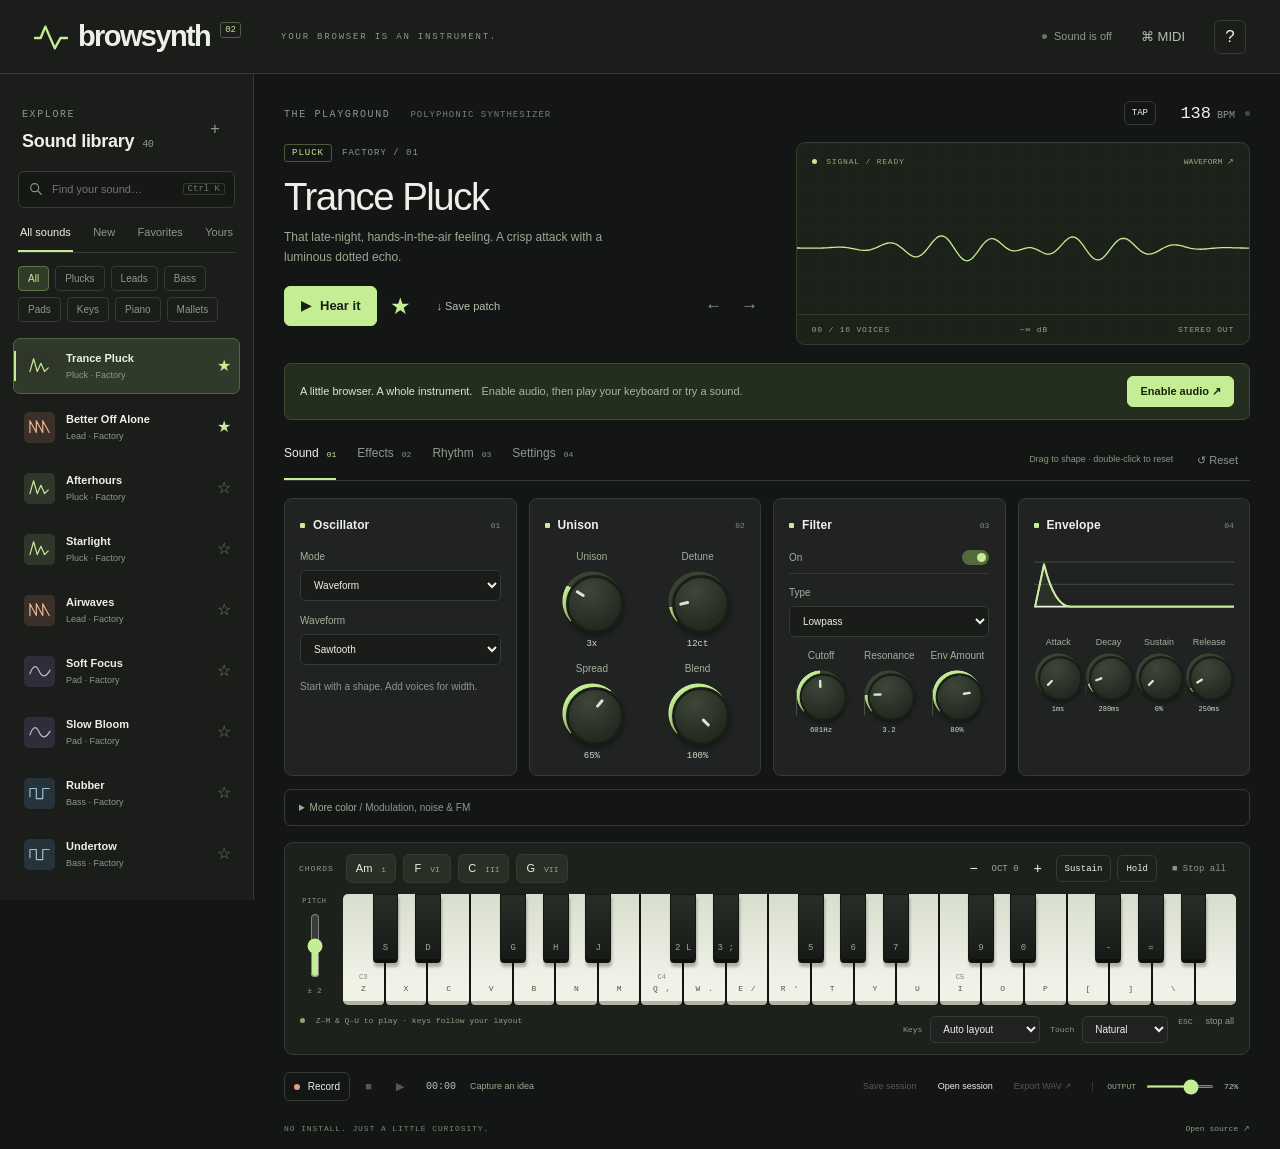
<file: index.html>
<!doctype html>
<html lang="en">
<head>
  <meta charset="utf-8">
  <meta name="viewport" content="width=device-width, initial-scale=1">
  <meta name="theme-color" content="#191c1b">
  <meta name="description" content="A little browser. A whole instrument. Play, shape and record your next idea with Browsynth.">
  <title>Browsynth — Your browser is an instrument.</title>
  <link rel="icon" href="data:image/svg+xml,%3Csvg xmlns='http://www.w3.org/2000/svg' viewBox='0 0 64 64'%3E%3Crect width='64' height='64' rx='16' fill='%23191c1b'/%3E%3Cpath d='M12 33h7l6-18 12 35 7-17h8' fill='none' stroke='%23c4ed94' stroke-width='5'/%3E%3C/svg%3E">
  <link rel="stylesheet" href="editors.css">
  <link rel="stylesheet" href="style.css">
  <script defer src="engine.js"></script>
  <script defer src="instruments.js"></script>
  <script defer src="presets.js"></script>
  <script defer src="keyboard.js"></script>
  <script defer src="studio.js"></script>
</head>
<body>
  <header class="topbar">
    <a class="brand" href="./" aria-label="Browsynth home"><svg viewBox="0 0 36 30" aria-hidden="true"><path d="M1 16h6L12 4l10 23 6-11h7"/></svg>browsynth<span class="version">02</span></a>
    <span class="brand-caption">YOUR BROWSER IS AN INSTRUMENT.</span>
    <div class="topbar-actions"><span class="audio-status" id="audioStatus"><i></i>Sound is off</span><button id="midiEnableButton" class="quiet-button" title="Connect a MIDI keyboard">⌘ <span>MIDI</span></button><button id="helpButton" class="icon-button" aria-label="Keyboard shortcuts">?</button></div>
  </header>
  <div class="workspace">
    <aside class="library" aria-label="Sound library">
      <div class="library-title"><div><span class="eyebrow">EXPLORE</span><h2>Sound library<span id="presetCount">40</span></h2></div><button id="newPatch" class="icon-button" title="Start an initialized patch" aria-label="New patch">+</button></div>
      <label class="search-box"><svg viewBox="0 0 24 24" aria-hidden="true"><circle cx="10" cy="10" r="6"/><path d="m15 15 5 5"/></svg><input id="presetSearch" type="search" placeholder="Find your sound…" aria-label="Search presets"><kbd>Ctrl K</kbd></label>
      <div class="library-tabs" aria-label="Library collection"><button data-collection="all" class="selected" aria-pressed="true">All sounds</button><button data-collection="favorites" aria-pressed="false">Favorites</button><button data-collection="user" aria-pressed="false">Yours</button></div>
      <div class="category-list" aria-label="Filter by sound type"><button class="selected" data-category="All" aria-pressed="true">All</button><button data-category="Pluck" aria-pressed="false">Plucks</button><button data-category="Lead" aria-pressed="false">Leads</button><button data-category="Bass" aria-pressed="false">Bass</button><button data-category="Pad" aria-pressed="false">Pads</button><button data-category="Keys" aria-pressed="false">Keys</button></div>
      <div class="library-list" id="presetList"></div>
    </aside>
    <main id="synth-container">
      <div class="instrument-heading"><div><span class="eyebrow">THE PLAYGROUND</span><span class="edition">POLYPHONIC SYNTHESIZER</span></div><div class="tempo" title="Tempo stays the same when you change sounds"><button id="tapTempo" title="Tap at least twice to set tempo">TAP</button><label><input type="number" id="globalBpm" min="40" max="300" value="138" aria-label="Tempo"> BPM</label><span class="tempo-light" id="tempoLight"></span></div></div>
      <section class="patch-stage" aria-label="Selected sound">
        <div class="patch-info"><div class="patch-overline"><span id="patchCategory" class="patch-category">PLUCK</span><span id="patchOrigin">FACTORY / 01</span><span id="dirtyBadge" hidden>EDITED</span></div><h1 id="patchName">Trance Pluck</h1><p id="patchDescription">That late-night, hands-in-the-air feeling. A crisp attack with a luminous dotted echo.</p><div class="patch-actions"><button id="demoButton" class="primary-button"><span>▶</span> Hear it</button><button id="favoritePatch" class="icon-button" aria-label="Favorite this sound" aria-pressed="false">☆</button><button id="savePresetButton" class="quiet-button">↓ Save patch</button><span class="patch-nav"><button id="previousPatch" class="icon-button" aria-label="Previous sound">←</button><button id="nextPatch" class="icon-button" aria-label="Next sound">→</button></span></div></div>
        <div class="scope"><div class="scope-heading"><span><i class="live-dot"></i> <span id="scopeLabel">SIGNAL / READY</span></span><button id="scopeModeButton" aria-label="Switch waveform display">WAVEFORM ↗</button></div><canvas id="visualizer" aria-label="Live audio waveform"></canvas><div class="scope-footer"><span id="voiceCount">00 / 16 VOICES</span><span id="signalLevel">−∞ dB</span><span>STEREO OUT</span></div></div>
      </section>
      <div id="startModal" class="start-banner"><span><b>A little browser. A whole instrument.</b> Enable audio, then play your keyboard or try a sound.</span><button id="startButton" class="primary-button">Enable audio ↗</button></div>
      <div class="editor-toolbar"><nav class="editor-tabs" role="tablist" aria-label="Instrument sections"><button id="tab-sound" role="tab" aria-selected="true" aria-controls="panel-sound" data-tab="sound" class="selected">Sound<span>01</span></button><button id="tab-effects" role="tab" aria-selected="false" aria-controls="panel-effects" data-tab="effects" tabindex="-1">Effects<span>02</span></button><button id="tab-rhythm" role="tab" aria-selected="false" aria-controls="panel-rhythm" data-tab="rhythm" tabindex="-1">Rhythm<span>03</span></button><button id="tab-settings" role="tab" aria-selected="false" aria-controls="panel-settings" data-tab="settings" tabindex="-1">Settings<span>04</span></button></nav><span class="control-hint">Drag to shape · double-click to reset</span><button id="resetPatch" class="text-button" title="Restore this preset’s original settings">↺ Reset</button></div>
      <div id="controls"><section id="panel-sound" class="panel-grid" role="tabpanel" aria-labelledby="tab-sound"></section><section id="panel-effects" class="panel-grid" role="tabpanel" aria-labelledby="tab-effects" hidden></section><section id="panel-rhythm" class="panel-grid rhythm-grid" role="tabpanel" aria-labelledby="tab-rhythm" hidden></section><section id="panel-settings" class="panel-grid settings-grid" role="tabpanel" aria-labelledby="tab-settings" hidden></section></div>
      <section class="performance" aria-label="Play the instrument"><div class="performance-bar"><div class="chord-section"><span class="eyebrow">CHORDS</span><button data-chord="A3,C4,E4" aria-label="Play A minor chord">Am<span>i</span></button><button data-chord="F3,A3,C4" aria-label="Play F major chord">F<span>VI</span></button><button data-chord="C3,E3,G3" aria-label="Play C major chord">C<span>III</span></button><button data-chord="G3,B3,D4" aria-label="Play G major chord">G<span>VII</span></button></div><div class="keyboard-options"><button id="octaveDown" class="icon-button" aria-label="Lower octave">−</button><span id="octaveDisplay">OCT 0</span><button id="octaveUp" class="icon-button" aria-label="Raise octave">+</button><button id="holdButton" aria-pressed="false">Hold</button><button id="panicButton" title="Release all notes and stop rhythm (Esc)">■ Stop all</button></div></div><div class="keyboard-wrap"><div class="pitch-strip"><label for="pitchBendWheel">PITCH</label><input type="range" id="pitchBendWheel" min="-1" max="1" step="0.01" value="0" aria-label="Pitch bend"><span>± 2</span></div><div id="piano" aria-label="Piano keyboard"></div></div><div class="keyboard-footer"><span><i class="live-dot"></i> <span id="playHint">Use Z–M & Q–U to play. Or just touch the keys.</span></span><label class="keyboard-layout" for="keyboardLayout">Keys <select id="keyboardLayout" aria-label="Keyboard layout"><option value="auto">Auto layout</option><option value="tr">Türkçe Q</option><option value="en">English (US)</option></select></label><span>ESC <span class="dim">stop all</span></span></div></section>
      <footer class="transport"><div class="recording-controls"><button id="recordButton" title="Record the synth output"><span class="record-dot"></span> Record</button><button id="stopButton" class="icon-button" disabled aria-label="Stop recording">■</button><button id="playButton" class="icon-button" disabled aria-label="Play recording">▶</button><span id="recordingTime" class="recording-time">00:00</span><span id="recordingStatus">Capture an idea</span></div><div class="export-controls"><button id="saveButton" disabled>Save session</button><button id="loadButton">Open session</button><button id="exportWavButton" disabled>Export WAV ↗</button></div><div id="masterSlot" class="master-slot"></div></footer>
      <div class="bottom-note"><span>NO INSTALL. JUST A LITTLE CURIOSITY.</span><a href="https://github.com/yusufgurdogan/browsynth" target="_blank" rel="noopener noreferrer">Open source ↗</a></div>
    </main>
  </div>
  <div id="controlSource" hidden>
            <div class="control-group">
                <h2>Oscillator</h2>
                <div class="control">
                    <label for="synthMode">Mode</label>
                    <select id="synthMode">
                        <option value="waveform">Waveform</option>
                        <option value="wavetable">Wavetable</option>
                        <option value="instrument">Instrument</option>
                        <option value="piano">Toy Piano</option>
                    </select>
                </div>
                <div class="instrument-controls" id="instrumentControls" hidden>
                    <div class="control"><label for="instrumentType">Instrument</label><select id="instrumentType">
                        <optgroup label="Recorded piano"><option value="grand">Grand piano</option><option value="felt">Felt piano</option><option value="dream">Dream piano</option></optgroup>
                        <optgroup label="Electric piano"><option value="tines">Tines</option><option value="reed">Reeds</option><option value="fmkeys">FM electric</option></optgroup>
                        <optgroup label="Mallets"><option value="marimba">Marimba</option><option value="kalimba">Kalimba</option><option value="vibes">Vibraphone</option></optgroup>
                        <optgroup label="Sustained"><option value="organ">Drawbar organ</option><option value="strings">Synth strings</option><option value="choir">Synth choir</option></optgroup>
                    </select></div>
                    <div class="control"><label for="instrumentTone">Tone</label><div class="circular-control" data-unit="%"><input id="instrumentTone" type="range" min="0" max="1" step="0.01" value="0.7"><span class="knob-value">70%</span></div></div>
                    <p class="settings-note instrument-status" id="instrumentStatus" role="status"></p><button id="retryPiano" hidden>Retry piano loading</button>
                </div>
                <div class="control" id="waveformControl">
                    <label for="waveform">Waveform</label>
                    <select id="waveform">
                        <option value="sine">Sine</option>
                        <option value="square">Square</option>
                        <option value="sawtooth">Sawtooth</option>
                        <option value="triangle">Triangle</option>
                    </select>
                </div>
                <div class="control" id="wavetableControls" style="display: none;">
                    <label>Wavetable</label>
                    <button id="openWavetableEditor" class="wavetable-edit-btn">
                         Edit
                    </button>
                    <div class="control" style="margin-top: 10px;">
                        <label for="wavetablePosition">Position</label>
                        <div class="circular-control" data-unit="%">
                            <input type="range" id="wavetablePosition" min="0" max="1" step="0.001" value="0">
                            <span class="knob-value">0%</span>
                        </div>
                    </div>
                </div>
                <div class="control">
                    <label for="fmToggle">FM</label>
                    <input type="checkbox" id="fmToggle">
                </div>
                <div class="control">
                    <label for="fmAmount">FM Amount</label>
                    <div class="circular-control" data-unit="">
                        <input type="range" id="fmAmount" min="0" max="1000" step="1" value="0">
                        <span class="knob-value">0</span>
                    </div>
                </div>
            </div>
            <div class="control-group">
                <h2>Unison</h2>
                <div class="control">
                    <label for="unison">Unison</label>
                    <div class="circular-control" data-unit="x">
                        <input type="range" id="unison" min="1" max="8" step="1" value="1">
                        <span class="knob-value">1x</span>
                    </div>
                </div>
                <div class="control">
                    <label for="detune">Detune</label>
                    <div class="circular-control" data-unit="ct">
                        <input type="range" id="detune" min="0" max="100" step="1" value="0">
                        <span class="knob-value">0ct</span>
                    </div>
                </div>
                <div class="control">
                    <label for="stereoSpread">Spread</label>
                    <div class="circular-control" data-unit="%">
                        <input type="range" id="stereoSpread" min="0" max="1" step="0.01" value="0.5">
                        <span class="knob-value">50%</span>
                    </div>
                </div>
                <div class="control">
                    <label for="unisonBlend">Blend</label>
                    <div class="circular-control" data-unit="%">
                        <input type="range" id="unisonBlend" min="0" max="1" step="0.01" value="1">
                        <span class="knob-value">100%</span>
                    </div>
                </div>
            </div>
            <div class="control-group">
                <h2>Filter</h2>
                <div class="control">
                    <label for="filterToggle">On</label>
                    <input type="checkbox" id="filterToggle" checked>
                </div>
                <div class="control">
                    <label for="filterType">Type</label>
                    <select id="filterType">
                        <option value="lowpass">Lowpass</option>
                        <option value="highpass">Highpass</option>
                        <option value="bandpass">Bandpass</option>
                    </select>
                </div>
                <div class="control">
                    <label for="filterCutoff">Cutoff</label>
                    <div class="circular-control" data-unit="Hz" data-format="freq">
                        <input type="range" data-log="true" id="filterCutoff" min="20" max="20000" step="1" value="20000">
                        <span class="knob-value">20kHz</span>
                    </div>
                </div>
                <div class="control">
                    <label for="filterResonance">Resonance</label>
                    <div class="circular-control" data-unit="">
                        <input type="range" id="filterResonance" min="0" max="20" step="0.1" value="0">
                        <span class="knob-value">0.0</span>
                    </div>
                </div>
                <div class="control">
                    <label for="filterEnvAmount">Env Amount</label>
                    <div class="circular-control" data-unit="%">
                        <input type="range" id="filterEnvAmount" min="0" max="1" step="0.01" value="0">
                        <span class="knob-value">0%</span>
                    </div>
                </div>
            </div>
            <div class="control-group">
                <h2>Envelope</h2>
                <div class="control">
                    <label for="attack">Attack</label>
                    <div class="circular-control" data-unit="s" data-format="time">
                        <input type="range" id="attack" min="0.001" max="2" step="0.001" value="0.05">
                        <span class="knob-value">50ms</span>
                    </div>
                </div>
                <div class="control">
                    <label for="decay">Decay</label>
                    <div class="circular-control" data-unit="s" data-format="time">
                        <input type="range" id="decay" min="0.01" max="3" step="0.001" value="0.1">
                        <span class="knob-value">100ms</span>
                    </div>
                </div>
                <div class="control">
                    <label for="sustain">Sustain</label>
                    <div class="circular-control" data-unit="%">
                        <input type="range" id="sustain" min="0" max="1" step="0.01" value="0.5">
                        <span class="knob-value">50%</span>
                    </div>
                </div>
                <div class="control">
                    <label for="release">Release</label>
                    <div class="circular-control" data-unit="s" data-format="time">
                        <input type="range" id="release" min="0.01" max="5" step="0.01" value="0.5">
                        <span class="knob-value">500ms</span>
                    </div>
                </div>
            </div>
            <div class="control-group">
                <h2>LFO</h2>
                <div class="control">
                    <label for="lfoToggle">On</label>
                    <input type="checkbox" id="lfoToggle">
                </div>
                <div class="control">
                    <label for="lfoRate">Rate</label>
                    <div class="circular-control" data-unit="Hz">
                        <input type="range" id="lfoRate" min="0" max="20" step="0.1" value="0">
                        <span class="knob-value">0Hz</span>
                    </div>
                </div>
                <div class="control">
                    <label for="lfoAmount">Amount</label>
                    <div class="circular-control" data-unit="">
                        <input type="range" id="lfoAmount" min="0" max="1000" step="1" value="50">
                        <span class="knob-value">50</span>
                    </div>
                </div>
            </div>
            <div class="control-group">
                <h2>Noise</h2>
                <div class="control">
                    <label for="noiseToggle">On</label>
                    <input type="checkbox" id="noiseToggle">
                </div>
                <div class="control">
                    <label for="noiseAmount">Amount</label>
                    <div class="circular-control" data-unit="%">
                        <input type="range" id="noiseAmount" min="0" max="1" step="0.01" value="0">
                        <span class="knob-value">0%</span>
                    </div>
                </div>
            </div>
            <div class="control-group">
                <h2>Arpeggiator</h2>
                <div class="control">
                    <label for="arpToggle">On</label>
                    <input type="checkbox" id="arpToggle">
                </div>
                <div class="control">
                    <label for="arpClock">Clock</label>
                    <select id="arpClock">
                        <option value="1">1/1</option>
                        <option value="2">1/2</option>
                        <option value="4">1/4</option>
                        <option value="8">1/8</option>
                        <option value="16" selected>1/16</option>
                        <option value="32">1/32</option>
                        <option value="64">1/64</option>
                    </select>
                </div>
                <div class="control">
                    <label for="arpPattern">Pattern</label>
                    <select id="arpPattern">
                        <option value="up">Up</option>
                        <option value="down">Down</option>
                        <option value="upDown">Up-Down</option>
                        <option value="random">Random</option>
                    </select>
                </div>
                <div class="control">
                    <label for="arpSpeed">Speed</label>
                    <div class="circular-control" data-unit="x">
                        <input type="range" id="arpSpeed" min="1" max="8" step="1" value="4">
                        <span class="knob-value">4x</span>
                    </div>
                </div>
            </div>
            <div class="control-group">
                <h2>Trance Gate</h2>
                <p class="settings-note gate-intro">Give a held chord a pulse. Try Soft Focus with Hold on.</p>
                <div class="control">
                    <label for="gateToggle">On</label>
                    <input type="checkbox" id="gateToggle">
                </div>
                <div class="control">
                    <label for="gateRate">Rate</label>
                    <select id="gateRate">
                        <option value="1/8">1/8</option>
                        <option value="1/16" selected>1/16</option>
                        <option value="1/32">1/32</option>
                    </select>
                </div>
                <div class="control">
                    <label for="gateDepth">Depth</label>
                    <div class="circular-control" data-unit="%">
                        <input type="range" id="gateDepth" min="0" max="1" step="0.01" value="0.8">
                        <span class="knob-value">80%</span>
                    </div>
                </div>
                <div class="control">
                    <label for="gateSmooth">Smooth</label>
                    <div class="circular-control" data-unit="s" data-format="time">
                        <input type="range" id="gateSmooth" min="0.001" max="0.05" step="0.001" value="0.018">
                        <span class="knob-value">18ms</span>
                    </div>
                </div>
                <div class="control gate-pattern-control">
                    <label for="gatePreset">Pattern</label>
                    <select id="gatePreset" aria-label="Gate pattern"></select>
                    <div class="gate-pattern" id="gatePattern" role="group" aria-label="Edit gate steps"></div>
                    <div class="gate-beats" aria-hidden="true"><span>1</span><span>2</span><span>3</span><span>4</span></div>
                </div>
            </div>
            <div class="control-group">
                <h2>Sidechain</h2>
                <div class="control">
                    <label for="sidechainToggle">Pump</label>
                    <input type="checkbox" id="sidechainToggle">
                </div>
                <div class="control">
                    <label for="kickToggle">Kick</label>
                    <input type="checkbox" id="kickToggle">
                </div>
                <div class="control">
                    <label for="sidechainAmount">Amount</label>
                    <div class="circular-control" data-unit="%">
                        <input type="range" id="sidechainAmount" min="0" max="1" step="0.01" value="0.6">
                        <span class="knob-value">60%</span>
                    </div>
                </div>
                <div class="control">
                    <label for="sidechainRelease">Release</label>
                    <div class="circular-control" data-unit="s" data-format="time">
                        <input type="range" id="sidechainRelease" min="0.05" max="0.6" step="0.01" value="0.25">
                        <span class="knob-value">250ms</span>
                    </div>
                </div>
                <div class="control">
                    <label for="kickLevel">Kick Level</label>
                    <div class="circular-control" data-unit="%">
                        <input type="range" id="kickLevel" min="0" max="1" step="0.01" value="0.8">
                        <span class="knob-value">80%</span>
                    </div>
                </div>
            </div>
            <div class="control-group">
                <h2>Delay</h2>
                <div class="control">
                    <label for="masterDelay">Mix</label>
                    <div class="circular-control" data-unit="%">
                        <input type="range" id="masterDelay" min="0" max="1" step="0.01" value="0">
                        <span class="knob-value">0%</span>
                    </div>
                </div>
                <div class="control">
                    <label for="delayFeedback">Feedback</label>
                    <div class="circular-control" data-unit="%">
                        <input type="range" id="delayFeedback" min="0" max="0.85" step="0.01" value="0.45">
                        <span class="knob-value">45%</span>
                    </div>
                </div>
                <div class="control">
                    <label for="delayDivision">Sync</label>
                    <select id="delayDivision">
                        <option value="1/4">1/4</option>
                        <option value="1/8">1/8</option>
                        <option value="1/8D" selected>1/8 Dotted</option>
                        <option value="1/8T">1/8 Triplet</option>
                        <option value="1/16">1/16</option>
                        <option value="1/16D">1/16 Dotted</option>
                        <option value="1/16T">1/16 Triplet</option>
                    </select>
                </div>
            </div>
            <div class="control-group">
                <h2>Chorus &amp; Drive</h2>
                <div class="control">
                    <label for="chorusAmount">Chorus</label>
                    <div class="circular-control" data-unit="%">
                        <input type="range" id="chorusAmount" min="0" max="1" step="0.01" value="0">
                        <span class="knob-value">0%</span>
                    </div>
                </div>
                <div class="control">
                    <label for="driveAmount">Drive</label>
                    <div class="circular-control" data-unit="%">
                        <input type="range" id="driveAmount" min="0" max="1" step="0.01" value="0">
                        <span class="knob-value">0%</span>
                    </div>
                </div>
            </div>
            <div class="control-group eq-group">
                <h2>EQ</h2>
                <div class="eq-controls">
                    <div class="eq-control">
                        <label for="masterLowEQ">Low</label>
                        <input type="range" id="masterLowEQ" min="-12" max="12" step="0.1" value="0" class="eq-slider">
                    </div>
                    <div class="eq-control">
                        <label for="masterMidEQ">Mid</label>
                        <input type="range" id="masterMidEQ" min="-12" max="12" step="0.1" value="0" class="eq-slider">
                    </div>
                    <div class="eq-control">
                        <label for="masterHighEQ">High</label>
                        <input type="range" id="masterHighEQ" min="-12" max="12" step="0.1" value="0" class="eq-slider">
                    </div>
                </div>
            </div>
            <div class="control-group">
                <h2>Master</h2>
                <div class="control">
                    <label for="masterVolume">Volume</label>
                    <div class="circular-control" data-unit="%">
                        <input type="range" id="masterVolume" min="0" max="1" step="0.01" value="0.7">
                        <span class="knob-value">70%</span>
                    </div>
                </div>
                <div class="control">
                    <label for="masterReverb">Reverb</label>
                    <div class="circular-control" data-unit="%">
                        <input type="range" id="masterReverb" min="0" max="1" step="0.01" value="0">
                        <span class="knob-value">0%</span>
                    </div>
                </div>
            </div>
            <div class="control-group">
                <h2>Miscellaneous</h2>
                <div class="control">
                    <label for="whiteKeysOnlyToggle">White Keys Only</label>
                    <input type="checkbox" id="whiteKeysOnlyToggle">
                </div>
                <div class="control">
                    <label for="glideTime">Glide</label>
                    <div class="circular-control" data-unit="s" data-format="time">
                        <input type="range" id="glideTime" min="0" max="0.5" step="0.005" value="0">
                        <span class="knob-value">0ms</span>
                    </div>
                </div>
                <div class="control">
                    <label for="octaveShift">Octave Shift</label>
                    <select id="octaveShift">
                        <option value="-1">-1</option>
                        <option value="0" selected>0</option>
                        <option value="1">+1</option>
                    </select>
                </div>
            </div>
            <div class="control-group">
                <h2>Tuning</h2>
                <div class="control">
                    <label for="tuningPreset">Select Tuning</label>
                    <select id="tuningPreset">
                        <option value="">Default (12-TET)</option>
                        <option value="13-tone">13 equal divisions</option>
                        <option value="17-tone">17 equal divisions</option>
                        <option value="24-tone">24 equal divisions</option>
                    </select>
                </div>
                <div class="control">
                    <label for="tuningFile">Or import .tun file</label>
                    <input type="file" id="tuningFile" accept=".tun">
                </div>
                <div class="control">
                    <div class="tuning-buttons">
                        <button id="applyTuning" class="control-button" disabled>Apply Tuning</button>
                        <button id="resetTuning" class="control-button">Reset Tuning</button>
                    </div>
                </div>
            </div>
        </div>
  <div hidden><select id="presetSelect"><option value="">Presets</option></select><button id="deletePresetButton">Delete preset</button><button id="toggleVisualizer">Toggle visualizer</button><select id="visualizerMode"><option value="oscilloscope">Waveform</option><option value="lissajous">Lissajous</option></select><input type="number" id="pitchBendRange" value="2" min="1" max="24"><button id="incrementRange">+</button><button id="decrementRange">−</button></div>
      <!-- Wavetable Editor Modal -->
    <div id="wavetableModal" class="modal" style="display: none;">
        <div class="wavetable-modal-content">
            <div class="wavetable-header">
                <h2>Wavetable Editor</h2>
                <button id="closeWavetableEditor" class="close-btn">×</button>
            </div>
            <div class="wavetable-main">
                <div class="wavetable-3d-container">
                    <canvas id="wavetable3D"></canvas>
                    <div class="wavetable-3d-controls">
                        <label>Rotate: <input type="range" id="wt3dRotateX" min="-90" max="90" value="-30"></label>
                        <label>Zoom: <input type="range" id="wt3dZoom" min="0.5" max="3" step="0.1" value="1.5"></label>
                    </div>
                </div>
                <div class="wavetable-2d-container">
                    <div class="wavetable-2d-header">
                        <span>Frame: <span id="currentFrameNum">1</span> / <span id="totalFrames">8</span></span>
                        <div class="frame-nav">
                            <button id="prevFrame" class="frame-btn">‹</button>
                            <button id="nextFrame" class="frame-btn">›</button>
                            <button id="addFrame" class="frame-btn" title="Add Frame">+</button>
                            <button id="deleteFrame" class="frame-btn" title="Delete Frame">−</button>
                        </div>
                    </div>
                    <canvas id="wavetable2D"></canvas>
                    <div class="wavetable-tools">
                        <button id="toolDraw" class="tool-btn active" title="Draw">Draw</button>
                        <button id="toolLine" class="tool-btn" title="Line">Line</button>
                        <button id="toolSmooth" class="tool-btn" title="Smooth">Smooth</button>
                        <button id="toolNormalize" class="tool-btn" title="Normalize">Normalize</button>
                        <span class="tool-separator"></span>
                        <select id="presetWaveform">
                            <option value="">Load Shape...</option>
                            <option value="sine">Sine</option>
                            <option value="triangle">Triangle</option>
                            <option value="sawtooth">Sawtooth</option>
                            <option value="square">Square</option>
                            <option value="pulse25">Pulse 25%</option>
                            <option value="pulse10">Pulse 10%</option>
                            <option value="random">Random</option>
                            <option value="clear">Clear</option>
                        </select>
                    </div>
                </div>
            </div>
            <div class="wavetable-footer">
                <select id="wavetablePresets">
                    <option value="">Load Wavetable...</option>
                    <option value="basic">Basic Shapes</option>
                    <option value="pwm">PWM Sweep</option>
                    <option value="formant">Formant</option>
                    <option value="digital">Digital</option>
                    <option value="analog">Analog</option>
                    <option value="vocal">Vocal</option>
                </select>
                <button id="applyWavetable" class="apply-btn">Apply</button>
            </div>
        </div>
    </div>
    <!-- Cthulhu Modal: Step Arp -->
    <div id="cthulhuModal" class="modal" style="display: none;">
        <div class="cthulhu-modal-content">
            <div class="cthulhu-header">
                <h2>◈ Cthulhu <span class="cthulhu-tagline">step arpeggiator</span></h2>
                <div class="cthulhu-master">
                    <label class="cthulhu-toggle cthulhu-toggle-big">
                        <input type="checkbox" id="cthulhuEnable">
                        <span>On</span>
                    </label>
                    <button id="closeCthulhu" class="close-btn">×</button>
                </div>
            </div>

            <div class="cthulhu-toolbar">
                <label class="cthulhu-toggle">
                    <input type="checkbox" id="cthulhuArpLatch">
                    <span>Latch</span>
                </label>
                <label>BPM
                    <input type="number" id="cthulhuArpBpm" min="40" max="300" value="138" class="cthulhu-num">
                </label>
                <label>Rate
                    <select id="cthulhuArpRate">
                        <option value="1/4">1/4</option>
                        <option value="1/8">1/8</option>
                        <option value="1/16" selected>1/16</option>
                        <option value="1/32">1/32</option>
                        <option value="1/8T">1/8T</option>
                        <option value="1/16T">1/16T</option>
                    </select>
                </label>
                <label>Steps
                    <input type="number" id="cthulhuArpLength" min="1" max="16" value="16" class="cthulhu-num">
                </label>
                <label>Swing <span id="cthulhuArpSwingVal">0%</span>
                    <input type="range" id="cthulhuArpSwing" min="0" max="50" step="1" value="0" class="cthulhu-slider">
                </label>
                <label>Strum <span id="cthulhuArpStrumVal">0ms</span>
                    <input type="range" id="cthulhuArpStrum" min="-150" max="150" step="1" value="0" class="cthulhu-slider">
                </label>
                <span class="cthulhu-toolbar-spacer"></span>
                <div class="cthulhu-held" title="Notes currently in the held chord (what the arp is playing)">
                    <span class="cthulhu-held-label">HELD</span>
                    <span class="cthulhu-held-display" id="cthulhuHeldDisplay">—</span>
                </div>
                <select id="cthulhuPresetSelect" title="Load an arp pattern preset. The Mau5/Strobe patterns shine when you hold a chord (3+ notes).">
                    <option value="">Patterns…</option>
                    <option value="mau5-poly">Mau5 Poly 6</option>
                    <option value="strobe-six">Strobe Six</option>
                    <option value="rolling-bass">Rolling Bass</option>
                    <option value="psy-bass">Psy Offbeat Bass</option>
                    <option value="octave-bounce">Octave Bounce</option>
                    <option value="offbeat-stabs">Offbeat Stabs</option>
                    <option value="one-three-five">Trance 1-3-5-8</option>
                    <option value="chord-stutter">Chord Stutter</option>
                </select>
                <button class="cthulhu-btn cthulhu-pat-btn" data-pat="up">Up</button>
                <button class="cthulhu-btn cthulhu-pat-btn" data-pat="clear">Clear</button>
                <button class="cthulhu-btn cthulhu-btn-warn" id="cthulhuPanic" title="Stop all sound &amp; release everything">Panic</button>
            </div>

            <div class="cthulhu-stage">
                <div class="cthulhu-tone-grid-wrap">
                    <div class="cthulhu-tone-axis" id="cthulhuToneAxis"></div>
                    <div class="cthulhu-tone-grid" id="cthulhuToneGrid"></div>
                </div>
                <div class="cthulhu-step-numbers-row">
                    <span class="cthulhu-param-label">STEP</span>
                    <div class="cthulhu-step-numbers" id="cthulhuStepNumbers"></div>
                </div>
                <div class="cthulhu-param-row">
                    <span class="cthulhu-param-label" title="Octave shift per step (-2..+2). Scroll to change.">OCT</span>
                    <div class="cthulhu-param-cells" id="cthulhuOctRow"></div>
                </div>
                <div class="cthulhu-param-row">
                    <span class="cthulhu-param-label" title="Velocity per step (0..1). Scroll or drag to change.">VEL</span>
                    <div class="cthulhu-param-cells" id="cthulhuVelRow"></div>
                </div>
                <div class="cthulhu-param-row">
                    <span class="cthulhu-param-label" title="Gate length as fraction of the step (5%..100%). Scroll or drag to change.">GATE</span>
                    <div class="cthulhu-param-cells" id="cthulhuGateRow"></div>
                </div>
            </div>

            <div class="cthulhu-help">
                <small>Click cells in the grid to set which chord-tone plays on each step (1 = lowest held note). Click again to remove. Multiple cells in one column = multiple notes at once. Scroll over <kbd>OCT</kbd>/<kbd>VEL</kbd>/<kbd>GATE</kbd> cells to change. <kbd>?</kbd> row plays a random held tone.</small>
            </div>
        </div>
    </div>


  <dialog id="saveDialog"><form id="savePatchForm"><div class="dialog-heading"><div><span class="eyebrow">MAKE IT YOURS</span><h2>Save your sound.</h2></div><button type="button" data-close-dialog class="icon-button" aria-label="Close save dialog">×</button></div><label for="patchNameInput">Patch name</label><input id="patchNameInput" type="text" maxlength="60" required autocomplete="off" placeholder="Something worth remembering"><p>Your patches stay in this browser. Download a backup to take them with you.</p><p id="saveError" class="error" hidden></p><div class="dialog-actions"><button type="button" id="downloadPatch">Download patch</button><button type="submit" class="primary-button">Save to library</button></div></form></dialog>
  <dialog id="helpDialog"><div class="dialog-heading"><div><span class="eyebrow">QUICK START</span><h2>Follow your ears.</h2></div><button data-close-dialog class="icon-button" aria-label="Close help">×</button></div><p>Pick a sound, hit <b>Hear it</b>, then start turning things.</p><p id="helpMode"></p><dl class="shortcut-list"><div><dt id="helpLowerKeys">Z X C V B N M</dt><dd>Lower octave</dd></div><div><dt id="helpUpperKeys">Q W E R T Y U</dt><dd>Upper octave</dd></div><div><dt id="helpBlackKeys">S D G H J / 2 3 5 6 7</dt><dd>Black keys</dd></div><div><dt>Space</dt><dd>Play / stop the demo</dd></div><div><dt>Esc</dt><dd>Stop all sound</dd></div><div><dt>Ctrl / Cmd + K</dt><dd>Search your library</dd></div></dl><p>Drag knobs up or down. Hold Shift for fine adjustments. Use arrow keys when a control is focused. Double-click a knob to return to the current patch value.</p><p>Chord pads and piano keys support touch. Hold keeps notes playing until you release them or press Stop all.</p></dialog>
  <div id="toast" class="toast" role="status" aria-live="polite"></div>
</body>
</html>
</file>
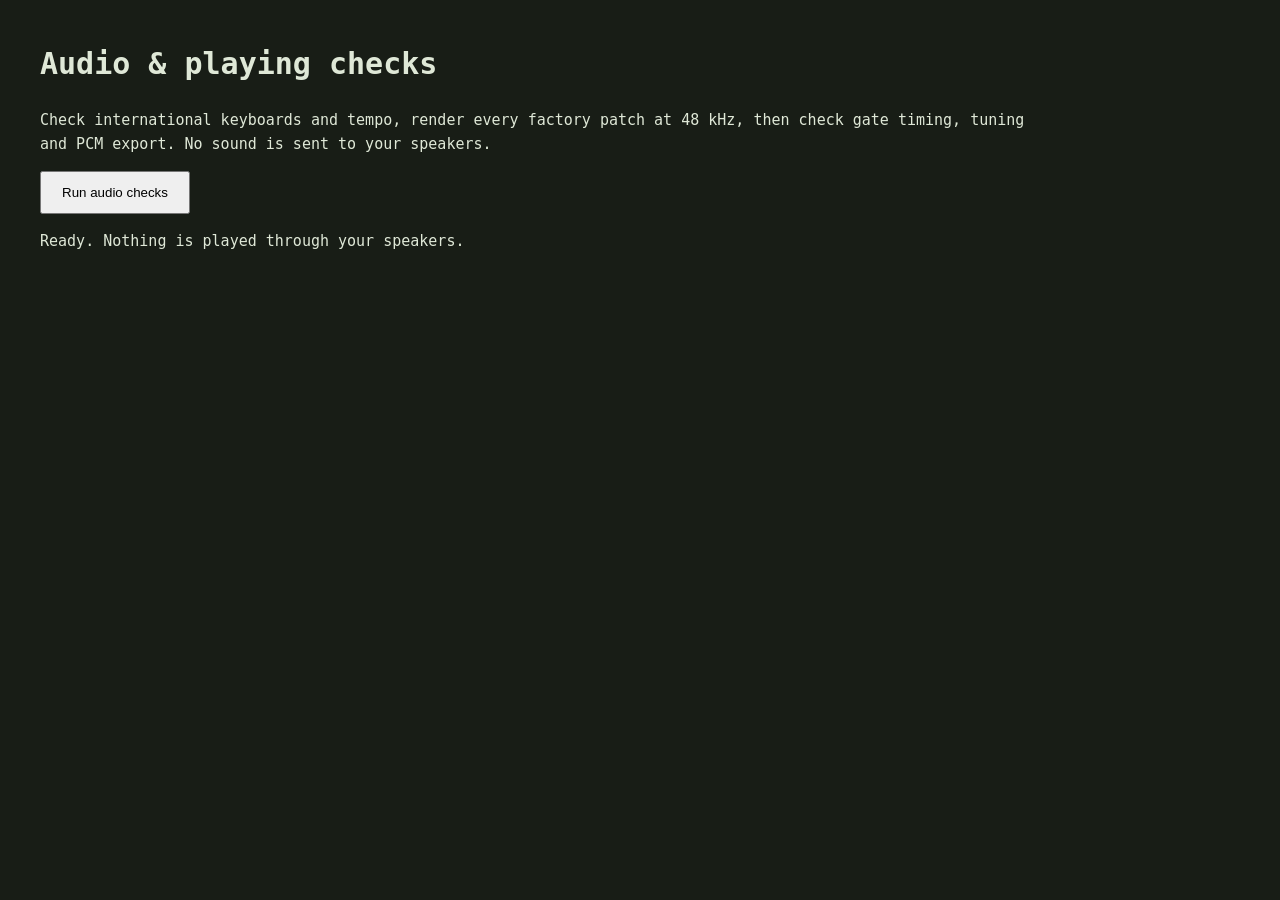
<file: tests/audio.html>
<!doctype html>
<html lang="en"><meta charset="utf-8"><title>Browsynth audio regression checks</title>
<style>body{background:#181d16;color:#dfe8d7;font:15px/1.6 monospace;margin:40px;max-width:1000px}button{padding:12px 20px;cursor:pointer}pre{white-space:pre-wrap}.pass{color:#c4ed94}.fail{color:#f4ab94}iframe{position:absolute;left:-10000px;top:0;width:1440px;height:1000px;border:0}</style>
<h1>Audio & playing checks</h1><p>Check international keyboards and tempo, render every factory patch at 48 kHz, then check gate timing, tuning and PCM export. No sound is sent to your speakers.</p>
<button id="run" disabled>Run audio checks</button><pre id="results" aria-live="polite">Loading instrument…</pre>
<iframe id="instrument" src="../?test=1" title="Isolated test instrument"></iframe><script src="interaction.js"></script><script src="instruments.js"></script><script src="audio.js"></script></html>
</file>
<file: editors.css>
.wavetable-modal-content {
  background: linear-gradient(145deg, #1a1a1a, #2a2a2a);
  border-radius: 15px;
  width: 90%;
  max-width: 1200px;
  max-height: 90vh;
  display: flex;
  flex-direction: column;
  box-shadow: 0 0 50px rgba(0, 255, 157, 0.2), inset 0 0 1px rgba(255, 255, 255, 0.1);
  border: 1px solid #333;
}

.wavetable-header {
  display: flex;
  justify-content: space-between;
  align-items: center;
  padding: 15px 20px;
  border-bottom: 1px solid #333;
  background: linear-gradient(to bottom, #2a2a2a, #1a1a1a);
  border-radius: 15px 15px 0 0;
}

.wavetable-header h2 {
  margin: 0;
  color: #c4ed94;
  font-size: 1.3em;
  text-shadow: 0 0 10px rgba(0, 255, 157, 0.5);
}

.close-btn {
  background: none;
  border: none;
  color: #888;
  font-size: 1.5em;
  cursor: pointer;
  transition: color 0.2s, transform 0.2s;
  padding: 5px 10px;
}

.close-btn:hover {
  color: #ff6b6b;
  transform: scale(1.1);
}

.wavetable-main {
  display: flex;
  flex: 1;
  min-height: 0;
  padding: 20px;
  gap: 20px;
}

/* 3D View Container */
.wavetable-3d-container {
  flex: 1.2;
  display: flex;
  flex-direction: column;
  background: #0a0a0a;
  border-radius: 10px;
  overflow: hidden;
  border: 1px solid #333;
}

#wavetable3D {
  flex: 1;
  width: 100%;
  cursor: grab;
}

#wavetable3D:active {
  cursor: grabbing;
}

.wavetable-3d-controls {
  display: flex;
  gap: 20px;
  padding: 10px 15px;
  background: #1a1a1a;
  border-top: 1px solid #333;
}

.wavetable-3d-controls label {
  display: flex;
  align-items: center;
  gap: 10px;
  color: #888;
  font-size: 0.85em;
}

.wavetable-3d-controls input[type="range"] {
  width: 100px;
  accent-color: #c4ed94;
}

/* 2D Editor Container */
.wavetable-2d-container {
  flex: 1;
  display: flex;
  flex-direction: column;
  background: #0a0a0a;
  border-radius: 10px;
  overflow: hidden;
  border: 1px solid #333;
}

.wavetable-2d-header {
  display: flex;
  justify-content: space-between;
  align-items: center;
  padding: 10px 15px;
  background: #1a1a1a;
  border-bottom: 1px solid #333;
  color: #888;
  font-size: 0.9em;
}

.frame-nav {
  display: flex;
  gap: 5px;
}

.frame-btn {
  background: #333;
  border: none;
  color: #888;
  width: 30px;
  height: 30px;
  border-radius: 5px;
  cursor: pointer;
  display: flex;
  justify-content: center;
  align-items: center;
  transition: all 0.2s;
}

.frame-btn:hover {
  background: #444;
  color: #c4ed94;
}

#wavetable2D {
  flex: 1;
  width: 100%;
  cursor: crosshair;
}

/* Tools Panel */
.wavetable-tools {
  display: flex;
  gap: 5px;
  padding: 10px 15px;
  background: #1a1a1a;
  border-top: 1px solid #333;
  align-items: center;
  flex-wrap: wrap;
}

.tool-btn {
  background: #333;
  border: none;
  color: #888;
  width: 36px;
  height: 36px;
  border-radius: 5px;
  cursor: pointer;
  display: flex;
  justify-content: center;
  align-items: center;
  transition: all 0.2s;
}

.tool-btn:hover {
  background: #444;
  color: #fff;
}

.tool-btn.active {
  background: #c4ed94;
  color: #000;
}

.tool-separator {
  width: 1px;
  height: 24px;
  background: #333;
  margin: 0 5px;
}

.wavetable-tools select {
  background: #333;
  border: none;
  color: #888;
  padding: 8px 12px;
  border-radius: 5px;
  cursor: pointer;
  font-size: 0.85em;
}

.wavetable-tools select:hover {
  background: #444;
}

/* Footer */
.wavetable-footer {
  display: flex;
  justify-content: space-between;
  align-items: center;
  padding: 15px 20px;
  border-top: 1px solid #333;
  background: linear-gradient(to top, #1a1a1a, #222);
  border-radius: 0 0 15px 15px;
}

.wavetable-footer select {
  background: #333;
  border: none;
  color: #888;
  padding: 10px 15px;
  border-radius: 5px;
  cursor: pointer;
  font-size: 0.9em;
}

.apply-btn {
  background: linear-gradient(145deg, #c4ed94, #00cc7d);
  border: none;
  color: #000;
  padding: 12px 30px;
  border-radius: 5px;
  font-weight: bold;
  cursor: pointer;
  transition: all 0.2s;
  text-transform: uppercase;
  letter-spacing: 1px;
}

.apply-btn:hover {
  transform: scale(1.05);
  box-shadow: 0 0 20px rgba(0, 255, 157, 0.5);
}

/* Wavetable Edit Button in Controls */
.wavetable-edit-btn {
  background: linear-gradient(145deg, #333, #444);
  border: 1px solid #555;
  color: #c4ed94;
  padding: 8px 15px;
  border-radius: 5px;
  cursor: pointer;
  display: flex;
  align-items: center;
  gap: 8px;
  transition: all 0.2s;
  font-size: 0.9em;
}

.wavetable-edit-btn:hover {
  background: linear-gradient(145deg, #444, #555);
  box-shadow: 0 0 10px rgba(0, 255, 157, 0.3);
}

.wavetable-edit-btn i {
  font-size: 1.1em;
}

/* Wavetable Controls in Oscillator Group */
#wavetableControls {
  display: flex;
  flex-direction: column;
  gap: 10px;
}

#wavetableControls .control {
  margin-top: 5px;
}

/* ─────────────────────────────────────────────────────────────
   CTHULHU — step arpeggiator
   ───────────────────────────────────────────────────────────── */
.cthulhu-trigger-btn {
  display: inline-flex;
  align-items: center;
  gap: 6px;
  width: auto;
  height: 40px;
  padding: 6px 16px;
  border-radius: 20px;
  font-size: 14px;
  font-weight: 600;
}
.cthulhu-trigger-btn.cthulhu-active {
  background: #c4ed94;
  color: #000;
  box-shadow: 0 0 8px rgba(0, 255, 157, 0.6);
}
.cthulhu-trigger-btn i { color: #c4ed94; }
.cthulhu-trigger-btn.cthulhu-active i { color: #000; }

/* ── Modal shell ── */
.cthulhu-modal-content {
  background: #0d0d0d;
  color: #d8d8d8;
  border-radius: 6px;
  width: 96vw;
  max-width: 1320px;
  max-height: 92vh;
  display: flex;
  flex-direction: column;
  border: 1px solid #1f1f1f;
  box-shadow: 0 20px 60px rgba(0, 0, 0, 0.7), 0 0 30px rgba(0, 255, 157, 0.06);
  font-family: 'Courier New', monospace;
}

.cthulhu-header {
  display: flex;
  justify-content: space-between;
  align-items: center;
  padding: 12px 18px;
  border-bottom: 1px solid #1f1f1f;
  background: linear-gradient(180deg, #1a1a1a, #0d0d0d);
}
.cthulhu-header h2 {
  margin: 0;
  font-size: 18px;
  color: #c4ed94;
  display: flex;
  align-items: baseline;
  gap: 10px;
  letter-spacing: 1px;
  text-transform: uppercase;
  font-weight: 700;
}
.cthulhu-tagline {
  font-size: 11px;
  color: #555;
  letter-spacing: 2px;
  font-weight: normal;
}
.cthulhu-master {
  display: flex;
  align-items: center;
  gap: 10px;
}

.close-btn {
  background: transparent;
  color: #666;
  border: none;
  font-size: 16px;
  cursor: pointer;
  padding: 6px 10px;
  border-radius: 3px;
}
.close-btn:hover { color: #c4ed94; background: #1a1a1a; }

/* ── Toolbar ── */
.cthulhu-toolbar {
  display: flex;
  flex-wrap: wrap;
  gap: 14px;
  align-items: center;
  padding: 10px 18px;
  background: #131313;
  border-bottom: 1px solid #1f1f1f;
}
.cthulhu-toolbar label {
  display: inline-flex;
  flex-direction: column;
  gap: 3px;
  font-size: 9px;
  text-transform: uppercase;
  color: #777;
  letter-spacing: 1px;
}
.cthulhu-toolbar select,
.cthulhu-toolbar input[type="number"] {
  background: #1a1a1a;
  color: #c4ed94;
  border: 1px solid #2a2a2a;
  border-radius: 3px;
  padding: 4px 8px;
  font-size: 12px;
  font-family: inherit;
  font-weight: 600;
}
.cthulhu-toolbar input[type="number"] {
  width: 64px;
  text-align: center;
}
.cthulhu-toolbar input[type="range"] {
  width: 110px;
  accent-color: #c4ed94;
}
.cthulhu-toolbar-spacer { flex: 1; }

.cthulhu-held {
  display: inline-flex;
  align-items: center;
  gap: 6px;
  padding: 4px 10px;
  background: #0a0a0a;
  border: 1px solid #2a2a2a;
  border-radius: 3px;
  min-width: 140px;
}
.cthulhu-held-label {
  font-size: 9px;
  color: #555;
  letter-spacing: 1px;
  font-weight: 700;
}
.cthulhu-held-display {
  font-size: 11px;
  color: #555;
  font-weight: 700;
  font-family: 'Courier New', monospace;
  letter-spacing: 0.5px;
  white-space: nowrap;
  overflow-x: auto;
  max-width: 220px;
}
.cthulhu-held-display-active { color: #c4ed94; }
.cthulhu-held-display-latched { color: #ffaa00; }


.cthulhu-toggle {
  display: inline-flex;
  align-items: center;
  gap: 6px;
  cursor: pointer;
  padding: 4px 10px;
  background: #1a1a1a;
  border: 1px solid #2a2a2a;
  border-radius: 3px;
}
.cthulhu-toggle input[type="checkbox"] { margin: 0; cursor: pointer; accent-color: #c4ed94; }
.cthulhu-toggle span {
  font-size: 11px;
  color: #d8d8d8;
  text-transform: uppercase;
  letter-spacing: 1px;
}
.cthulhu-toggle:has(input:checked) {
  background: #003322;
  border-color: #c4ed94;
}
.cthulhu-toggle:has(input:checked) span { color: #c4ed94; }
.cthulhu-toggle-big { padding: 6px 14px; }
.cthulhu-toggle-big span { font-size: 13px; font-weight: 700; }

.cthulhu-num { width: 60px; }
.cthulhu-slider { width: 110px; }

.cthulhu-btn {
  background: #1a1a1a;
  color: #d8d8d8;
  border: 1px solid #2a2a2a;
  border-radius: 3px;
  padding: 5px 12px;
  cursor: pointer;
  font-size: 11px;
  text-transform: uppercase;
  letter-spacing: 1px;
  font-family: inherit;
  font-weight: 600;
}
.cthulhu-btn:hover {
  background: #c4ed94;
  color: #000;
  border-color: #c4ed94;
}
.cthulhu-btn-warn {
  background: #2a1a1a;
  border-color: #4a2a2a;
  color: #ff6a6a;
}
.cthulhu-btn-warn:hover {
  background: #ff4a4a;
  color: #000;
  border-color: #ff4a4a;
}

/* ── Main stage ── */
.cthulhu-stage {
  padding: 14px 18px;
  flex: 1;
  overflow: auto;
  min-height: 0;
}

.cthulhu-tone-grid-wrap {
  display: flex;
  align-items: stretch;
  margin-bottom: 4px;
}
.cthulhu-tone-axis {
  display: flex;
  flex-direction: column;
  width: 38px;
  margin-right: 4px;
}
.cthulhu-tone-axis-label {
  flex: 1;
  display: flex;
  align-items: center;
  justify-content: center;
  font-size: 10px;
  color: #555;
  letter-spacing: 1px;
  font-weight: 700;
  border-right: 1px solid #1f1f1f;
  padding-right: 6px;
}

.cthulhu-tone-grid {
  display: grid;
  flex: 1;
  gap: 2px;
  background: #1f1f1f;
  padding: 2px;
  border-radius: 3px;
  min-height: 320px;
}
.cthulhu-grid-cell {
  background: #0a0a0a;
  border-radius: 2px;
  cursor: pointer;
  transition: background 0.05s ease, box-shadow 0.05s ease;
  position: relative;
  border: 1px solid transparent;
}
.cthulhu-grid-cell:hover {
  background: #181818;
  border-color: #2a2a2a;
}
.cthulhu-grid-cell-rand {
  background: #0d0a14;
}
.cthulhu-grid-cell-rand:hover {
  background: #1a1224;
}
.cthulhu-grid-cell-on {
  background: #c4ed94;
  box-shadow: 0 0 6px rgba(0, 255, 157, 0.55), inset 0 0 4px rgba(255, 255, 255, 0.3);
}
.cthulhu-grid-cell-on:hover {
  background: #00d484;
}
.cthulhu-grid-cell-rand.cthulhu-grid-cell-on {
  background: #c466ff;
  box-shadow: 0 0 6px rgba(196, 102, 255, 0.6);
}
.cthulhu-grid-cell-disabled {
  opacity: 0.18;
  pointer-events: none;
}
.cthulhu-grid-cell-column-playing {
  outline: 1px solid #ff4a90;
  outline-offset: -1px;
}

/* ── Step number row ── */
.cthulhu-step-numbers-row,
.cthulhu-param-row {
  display: flex;
  align-items: center;
  margin-top: 4px;
}
.cthulhu-param-label {
  width: 38px;
  margin-right: 4px;
  text-align: right;
  padding-right: 6px;
  font-size: 9px;
  color: #555;
  letter-spacing: 1px;
  font-weight: 700;
  text-transform: uppercase;
  cursor: help;
  border-right: 1px solid #1f1f1f;
  flex-shrink: 0;
}
.cthulhu-step-numbers,
.cthulhu-param-cells {
  display: grid;
  grid-template-columns: repeat(16, 1fr);
  gap: 2px;
  flex: 1;
  background: #1f1f1f;
  padding: 2px;
  border-radius: 3px;
}
.cthulhu-step-number {
  background: #0a0a0a;
  text-align: center;
  font-size: 10px;
  color: #666;
  padding: 4px 0;
  border-radius: 2px;
  font-weight: 700;
}
.cthulhu-step-number-disabled { opacity: 0.18; }
.cthulhu-step-number-playing {
  background: #ff4a90;
  color: #000;
  box-shadow: 0 0 6px rgba(255, 74, 144, 0.6);
}

/* ── Param cells (octave / velocity / gate) ── */
.cthulhu-param-cell {
  background: #0a0a0a;
  position: relative;
  height: 32px;
  border-radius: 2px;
  cursor: ns-resize;
  overflow: hidden;
  user-select: none;
  display: flex;
  align-items: center;
  justify-content: center;
}
.cthulhu-param-cell:hover {
  background: #181818;
  outline: 1px solid #2a2a2a;
}
.cthulhu-param-cell-disabled { opacity: 0.18; pointer-events: none; }
.cthulhu-param-cell-fill {
  position: absolute;
  bottom: 0;
  left: 0;
  right: 0;
  background: linear-gradient(180deg, #c4ed94, #006040);
  pointer-events: none;
  opacity: 0.55;
}
.cthulhu-param-cell-label {
  position: relative;
  font-size: 10px;
  color: #d8d8d8;
  font-weight: 700;
  pointer-events: none;
  text-shadow: 0 0 3px rgba(0, 0, 0, 0.9);
  letter-spacing: 0.5px;
}

/* ── Help text ── */
.cthulhu-help {
  padding: 8px 18px 12px;
  color: #555;
  font-size: 11px;
  border-top: 1px solid #1f1f1f;
  font-family: 'Helvetica', Arial, sans-serif;
}
.cthulhu-help kbd {
  background: #1a1a1a;
  padding: 1px 6px;
  border-radius: 2px;
  font-size: 10px;
  color: #c4ed94;
  border: 1px solid #2a2a2a;
  font-family: 'Courier New', monospace;
}

@media (max-width: 800px) {
  .cthulhu-toolbar { gap: 8px; padding: 8px 12px; }
  .cthulhu-stage { padding: 8px 10px; }
  .cthulhu-tone-grid { min-height: 260px; }
  .cthulhu-param-cell { height: 24px; }
  .cthulhu-tone-axis { width: 28px; }
  .cthulhu-param-label { width: 28px; font-size: 8px; }
}
</file>
<file: style.css>
@charset "UTF-8";
:root{color-scheme:dark;--bg:#141615;--panel:#202321;--raised:#292d29;--line:#353a33;--muted:#8f978c;--text:#edf0e6;--lime:#c4ed94;--peach:#e8b592;--mono:"Cascadia Code",Consolas,monospace;--sans:"Segoe UI",Arial,sans-serif}
*{box-sizing:border-box}body{margin:0;background:var(--bg);color:var(--text);font:13px/1.5 var(--sans);-webkit-font-smoothing:antialiased}button,input,select{font:inherit}button,a,input,select{-webkit-tap-highlight-color:transparent}button{cursor:pointer;border:1px solid var(--line);border-radius:6px;background:var(--raised);color:var(--text);min-height:34px;padding:6px 12px;transition:background .16s,border-color .16s,color .16s}button:hover{background:#343a32;border-color:#626a5c}button:disabled{opacity:.3;cursor:default}button:focus-visible,a:focus-visible,input:focus-visible,select:focus-visible{outline:2px solid var(--lime);outline-offset:4px}button:active:not(:disabled){transform:translateY(1px)}[hidden]{display:none!important}a{color:inherit;text-decoration:none}input,select{min-width:0;color:var(--text);background:#191c19;border:1px solid var(--line);border-radius:5px;padding:7px 9px}input[type=range]{padding:0;accent-color:var(--lime);cursor:pointer}input[type=checkbox]{accent-color:var(--lime)}select{width:100%;cursor:pointer}h1,h2,h3,p{margin:0}svg{fill:none;stroke:currentColor;stroke-width:1.7;stroke-linecap:round;stroke-linejoin:round}.eyebrow{font:10px var(--mono);letter-spacing:1.6px;color:var(--muted)}.dim{color:var(--muted)}
.topbar{height:88px;border-bottom:1px solid var(--line);display:flex;align-items:center;padding:0 34px;gap:40px;background:#1a1d1a}.brand{display:flex;align-items:center;gap:10px;font-size:29px;font-weight:650;letter-spacing:-1.6px}.brand svg{width:34px;height:34px;color:var(--lime);stroke-width:2.5}.version{align-self:flex-start;margin-top:7px;letter-spacing:0;font:9px var(--mono);color:var(--lime);border:1px solid #4c6240;border-radius:3px;padding:2px 4px}.brand-caption{font:9px var(--mono);letter-spacing:1.8px;color:var(--muted)}.topbar-actions{margin-left:auto;display:flex;align-items:center;gap:16px}.audio-status{display:flex;align-items:center;gap:7px;font-size:11px;color:var(--muted)}.audio-status i,.live-dot{display:inline-block;width:5px;height:5px;border-radius:50%;background:#6b7165}.audio-status.ready i{background:var(--lime);box-shadow:0 0 8px #c4ed9460}.audio-status.ready{color:#c6cebe}.icon-button{width:32px;min-width:32px;padding:0;font-size:17px;background:transparent;display:inline-grid;place-items:center}.quiet-button{background:transparent;border-color:transparent;color:#b6beae}.text-button{background:transparent;border:0;color:var(--muted);font-size:11px}.primary-button{background:var(--lime);border-color:var(--lime);color:#192211;font-weight:650;display:inline-flex;align-items:center;justify-content:center;gap:9px;padding:9px 16px}.primary-button:hover{background:#d2f8a7;border-color:#d2f8a7}.primary-button.playing{background:var(--peach);border-color:var(--peach)}
.workspace{display:grid;grid-template-columns:254px minmax(0,1fr);max-width:1760px;margin:auto;min-height:calc(100vh - 88px)}.library{border-right:1px solid var(--line);background:#1a1d1a;padding:29px 18px 20px;display:flex;flex-direction:column;gap:19px;min-width:0}.library-title{display:flex;align-items:center;justify-content:space-between;padding:0 4px}.library-title h2{font-size:18px;font-weight:550;letter-spacing:-.3px;margin-top:5px}.library-title h2 span{font:10px var(--mono);color:var(--muted);margin-left:8px}.library-title .icon-button{border:0;color:var(--muted)}.search-box{display:flex;gap:8px;align-items:center;border:1px solid #353c32;border-radius:6px;background:#151815;padding:0 9px;height:37px}.search-box svg{width:16px;color:var(--muted);flex-shrink:0}.search-box input{padding:0;width:100%;border:0;background:transparent;font-size:11px;outline:none}.search-box:focus-within{border-color:var(--lime)}.search-box kbd{font:10px var(--mono);color:#6f7968;border:1px solid var(--line);border-radius:3px;padding:0 4px}.library-tabs{display:flex;justify-content:space-between;border-bottom:1px solid var(--line);gap:2px}.library-tabs button{border:0;border-bottom:2px solid transparent;border-radius:0;background:transparent;padding:0 4px 10px;min-height:0;font-size:11px;color:var(--muted)}.library-tabs button.selected{border-bottom-color:var(--lime);color:var(--text)}.category-list{display:flex;flex-wrap:wrap;gap:6px;margin-top:-3px}.category-list button{font-size:10px;border-radius:4px;min-height:25px;padding:3px 9px;background:transparent;color:var(--muted)}.category-list button.selected{background:#303c28;border-color:#607449;color:var(--lime)}.library-list{display:flex;flex-direction:column;gap:5px;margin:0 -5px}.preset-row{display:flex;position:relative;border:1px solid transparent;border-radius:7px;min-height:56px;overflow:hidden}.preset-row.selected{background:#303a2a;border-color:#526344}.preset-row:hover{background:#252c22}.preset-row.selected:before{content:"";position:absolute;left:0;top:12px;bottom:12px;width:2px;background:var(--lime)}.preset-main{display:flex;align-items:center;gap:11px;border:0;background:transparent!important;flex:1;min-width:0;text-align:left;padding:8px 10px}.preset-icon{height:31px;width:31px;display:grid;place-items:center;flex-shrink:0;background:#303629;border-radius:5px;color:var(--lime)}.preset-icon svg{width:22px;stroke-width:1.3}.preset-icon.peach{color:var(--peach);background:#3a3029}.preset-icon.lavender{color:#c5b8df;background:#302d3b}.preset-icon.blue{color:#9fbfd0;background:#26333a}.preset-icon.sand{color:#d7c291;background:#373329}.preset-text{display:flex;flex-direction:column;min-width:0;gap:2px}.preset-text strong{font-size:11px;font-weight:550;overflow:hidden;text-overflow:ellipsis;white-space:nowrap}.preset-text small{font-size:9px;color:var(--muted)}.preset-star{background:transparent;border:0;font-size:16px;color:#78816e;padding:0 8px;min-height:0}.preset-star[aria-pressed=true]{color:var(--lime)}.library-foot{margin-top:auto;padding:27px 2px 4px;display:flex;gap:10px;color:#b2bba9;font-size:10px}.library-foot small{display:block;color:var(--muted);font-size:9px;margin-top:3px}.tiny-wave{color:var(--lime);font-size:22px;letter-spacing:1px}.empty-library{padding:28px 10px;color:var(--muted);font-size:12px;text-align:center}.empty-library button{display:block;margin:16px auto 0}
#synth-container{padding:27px 30px 16px;min-width:0}.instrument-heading{display:flex;justify-content:space-between;align-items:center;margin-bottom:24px}.edition{font:9px var(--mono);letter-spacing:1px;color:#76806d;margin-left:20px}.tempo{display:flex;gap:10px;align-items:center;font:10px var(--mono);color:var(--muted)}.tempo button{font:9px var(--mono);min-height:24px;padding:3px 7px;background:transparent}.tempo input{width:45px;padding:0;border:0;background:transparent;text-align:right;color:var(--text);font:17px var(--mono);appearance:textfield}.tempo input::-webkit-inner-spin-button{display:none}.tempo-light{width:5px;height:5px;background:#444c3d;border-radius:50%}.tempo-light.pulse{background:var(--lime);box-shadow:0 0 6px var(--lime)}.patch-stage{display:grid;grid-template-columns:1.06fr 1fr;gap:30px;align-items:stretch;margin-bottom:25px}.patch-info{padding:2px 0}.patch-overline{display:flex;align-items:center;gap:10px;font:9px var(--mono);letter-spacing:1px;color:var(--muted)}.patch-category{color:var(--lime);border:1px solid #485b36;border-radius:3px;padding:3px 7px}.patch-info h1{font-size:clamp(29px,3vw,43px);font-weight:460;line-height:1.13;letter-spacing:-1.5px;margin:13px 0 10px}.patch-info p{font-size:12px;color:#9da793;max-width:350px;line-height:1.65;min-height:40px}.patch-actions{display:flex;align-items:center;gap:7px;margin-top:18px}.patch-actions .quiet-button{font-size:11px}.patch-nav{display:flex;gap:4px;margin-left:auto}.patch-nav .icon-button{border-color:transparent;color:var(--muted)}#favoritePatch{border-color:transparent;color:var(--lime);font-size:23px}#dirtyBadge{font-size:8px;color:var(--peach)}.scope{min-width:0;border:1px solid #343d2d;background:#1c2219;position:relative;border-radius:9px;display:flex;flex-direction:column;overflow:hidden;background-image:linear-gradient(#a8b99506 1px,transparent 1px),linear-gradient(90deg,#a8b99506 1px,transparent 1px);background-size:22px 22px}.scope-heading,.scope-footer{display:flex;justify-content:space-between;font:8px var(--mono);letter-spacing:.8px;color:#95a784;padding:14px 15px;z-index:1}.scope-heading button{background:transparent;border:0;padding:0;min-height:0;font:8px var(--mono);color:#9bad87}.scope-heading .live-dot{margin-right:4px;background:var(--lime)}#visualizer{width:100%;height:132px;display:block;flex:1;min-height:0}.scope-footer{border-top:1px solid #343d2d;padding:10px 15px;font-size:8px}.start-banner{display:flex;align-items:center;justify-content:space-between;gap:15px;padding:12px 15px;margin-bottom:20px;border:1px solid #3d4b32;border-radius:7px;background:#242e1f;font-size:11px;color:#a6b798}.start-banner b{color:#d9e6cd;font-weight:500;margin-right:6px}.start-banner .primary-button{font-size:11px;white-space:nowrap;min-height:31px;padding:6px 12px}
.editor-toolbar{display:flex;justify-content:space-between;align-items:center;border-bottom:1px solid var(--line);margin-bottom:17px;gap:12px}.editor-tabs{display:flex;gap:21px}.editor-tabs button{border:0;border-bottom:2px solid transparent;border-radius:0;min-height:40px;padding:0 0 12px;background:transparent;color:var(--muted);font-size:12px}.editor-tabs button span{font:8px var(--mono);margin-left:8px;color:#88977c}.editor-tabs button.selected{border-color:var(--lime);color:var(--text)}.editor-tabs button.selected span{color:var(--lime)}.control-hint{font-size:9px;color:#88977c;margin-left:auto}.panel-grid{display:grid;grid-template-columns:repeat(4,minmax(0,1fr));gap:12px;min-height:262px;animation:panel-in .18s ease-out}.control-group{margin:0;padding:17px 15px 14px;border:1px solid var(--line);border-radius:8px;background:var(--panel);display:grid;grid-template-columns:repeat(2,minmax(0,1fr));gap:14px 11px;align-content:start;min-width:0}.control-group h2{grid-column:1/-1;display:flex;align-items:center;gap:8px;font-weight:550;font-size:12px;letter-spacing:.1px;margin-bottom:3px}.control-group h2:before{content:"";display:block;width:5px;height:5px;background:var(--lime);border-radius:1px}.control-group h2:after{content:attr(data-number);margin-left:auto;font:8px var(--mono);color:#829175}.control-group .control{display:flex;flex-direction:column;align-items:center;min-width:0;gap:8px}.control-group .control>label{font-size:10px;color:#a4af9c;line-height:1.2}.control-group .control:has(>select),.control-group .control:has(>button),.control-group .control:has(>input[type=file]){grid-column:1/-1;align-items:stretch;gap:7px}.control select{font-size:10px;height:31px}.control:has(>input[type=checkbox]){flex-direction:row;justify-content:space-between;grid-column:1/-1;border-bottom:1px solid #343a31;padding-bottom:8px}.control input[type=checkbox]{appearance:none;width:27px;height:15px;border-radius:10px;padding:0;background:#41483b;border:0;position:relative;margin:0;cursor:pointer}.control input[type=checkbox]:before{content:"";width:9px;height:9px;position:absolute;top:3px;left:3px;background:#9aab8e;border-radius:50%;transition:transform .15s}.control input[type=checkbox]:checked{background:#536a3d}.control input[type=checkbox]:checked:before{background:var(--lime);transform:translateX(12px)}.circular-control{position:relative;width:66px;height:78px;touch-action:none;--rotation:0deg;--amount:0deg;background:conic-gradient(from 225deg at 50% 30px,var(--lime) 0 var(--amount),#3b4434 var(--amount) 270deg,transparent 270deg);border-radius:50%;background-size:60px 60px;background-position:3px 0;background-repeat:no-repeat}.circular-control:before{content:"";position:absolute;left:7px;top:4px;width:52px;height:52px;border-radius:50%;background:radial-gradient(circle at 38% 25%,#3e4639,#252b22 70%);border:3px solid #191e17;box-shadow:0 3px 5px #0006}.circular-control:after{content:"";position:absolute;left:31px;top:12px;width:3px;height:10px;border-radius:2px;background:#dae6d0;transform-origin:1px 18px;transform:rotate(var(--rotation));pointer-events:none}.circular-control input{position:absolute;inset:0 0 19px;opacity:0;width:100%;height:60px;cursor:ns-resize;touch-action:none;z-index:2;margin:0}.circular-control:focus-within{outline:1px solid var(--lime);outline-offset:3px;border-radius:6px}.knob-value{position:absolute;bottom:0;width:100%;text-align:center;font:9px var(--mono);color:#d2dcc8;pointer-events:none}.envelope-graph{grid-column:1/-1;width:100%;height:46px;margin:-3px 0 0}.envelope-graph .gridline{stroke:#3b4434;stroke-width:1}.envelope-graph .env-line{stroke:var(--lime);stroke-width:1.5;fill:none}.envelope-graph .env-fill{fill:#c4ed9410;stroke:0}.control-group:has(#attack){gap:10px}.control-group:has(#attack) .circular-control{transform:scale(.92);margin:-3px 0}
.performance{margin-top:19px;border:1px solid var(--line);border-radius:9px;overflow:hidden;background:#1d211c}.performance-bar{display:flex;justify-content:space-between;align-items:center;padding:11px 14px;gap:10px}.chord-section{display:flex;align-items:center;gap:7px}.chord-section .eyebrow{font-size:8px;letter-spacing:1px;margin-right:5px}.chord-section button{min-width:48px;min-height:29px;padding:3px 9px;font-size:11px;touch-action:none;background:#282f24}.chord-section button span{font:8px var(--mono);color:#97a88a;margin-left:9px}.chord-section button.active{background:var(--lime);color:#172011}.keyboard-options{display:flex;align-items:center;gap:6px;font:9px var(--mono);color:#9ca991}.keyboard-options button{min-height:27px;font-size:9px;padding:3px 8px;background:transparent}.keyboard-options .icon-button{width:25px;min-width:25px;font-size:14px;border-color:transparent}.keyboard-options #holdButton[aria-pressed=true]{color:var(--lime);border-color:#647c4c;background:#344429}#panicButton{color:var(--muted);border-color:transparent}.keyboard-wrap{display:flex;padding:0 13px;gap:12px}.pitch-strip{display:flex;flex-direction:column;align-items:center;width:33px;flex-shrink:0;gap:6px;padding-top:3px;font:7px var(--mono);color:var(--muted)}.pitch-strip input{writing-mode:vertical-lr;direction:rtl;width:14px;height:65px;background:transparent}.pitch-strip label{letter-spacing:.7px}.pitch-strip span{font-size:8px}#piano{display:flex;position:relative;width:100%;height:111px;touch-action:none;user-select:none;overflow:hidden;border-radius:5px;background:#131610;padding:0;gap:2px}.key{position:relative;flex:1;min-width:0;height:100%;min-height:0;border:0;border-bottom:4px solid #aeb6a0;border-radius:0 0 4px 4px;background:linear-gradient(#d8decd,#f0f2e8 80%);color:#4b5940;padding:0;touch-action:none;display:flex;align-items:center;justify-content:end;flex-direction:column;gap:2px;font:8px var(--mono);transition:background .06s}.key:hover{background:#e0edd0;border-color:#96ac7d}.key.active,.key:active{background:var(--lime);border-color:#88b153}.key.black{position:absolute;z-index:2;height:62%;width:2.9%;flex:none;background:linear-gradient(#292d28,#171a16);border:1px solid #131710;border-bottom:4px solid #0e110c;border-radius:0 0 4px 4px;color:#9ba98e;box-shadow:1px 4px 3px #0004}.key.black.active{background:#719452;border-bottom-color:#526c3c}.key .note-name{font-size:7px;opacity:.7}.key .key-label{padding-bottom:6px;font-size:8px}.key.black .key-label{padding-bottom:4px;font-size:7px}.keyboard-footer{display:flex;justify-content:space-between;gap:12px;padding:11px 15px;font:8px var(--mono);color:#8c9b80}.keyboard-footer .live-dot{margin-right:6px;background:#8ea977}.keyboard-footer .dim{margin-left:8px;font:9px var(--sans)}
.transport{margin-top:17px;display:flex;align-items:center;gap:12px;flex-wrap:wrap}.recording-controls{display:flex;align-items:center;gap:6px}.recording-controls button{min-height:29px;font-size:10px;padding:4px 9px;background:transparent}.recording-controls .icon-button{width:25px;min-width:25px;border-color:transparent;padding:0;font-size:11px}.record-dot{width:6px;height:6px;background:#e59b89;display:inline-block;border-radius:50%;margin-right:5px}#recordButton.recording{color:#f3b3a2;border-color:#975d4b}#recordButton.recording .record-dot{animation:record-pulse 1s infinite}.recording-time{font:10px var(--mono);margin:0 8px;color:#b4c0aa}#recordingStatus{font-size:9px;color:#9caa90}.export-controls{margin-left:auto;display:flex;gap:5px}.export-controls button{min-height:27px;padding:4px 7px;font-size:9px;background:transparent;border-color:transparent}#exportWavButton:not(:disabled){border-color:#566a43;color:var(--lime)}.master-slot{display:flex;align-items:center;gap:8px;padding-left:14px;border-left:1px solid var(--line)}.master-slot label{font:8px var(--mono);color:#9baa8e}.master-slot input{width:68px;height:3px;accent-color:var(--lime)}.master-slot output{font:8px var(--mono);color:#bdc9b1;width:26px}.bottom-note{display:flex;justify-content:space-between;color:#7a886f;font:8px var(--mono);letter-spacing:.9px;margin-top:23px}.bottom-note a{letter-spacing:0;color:#8b9c7d}.eq-controls{display:flex;flex-direction:column;gap:22px;grid-column:1/-1;width:100%;padding:16px 0}.eq-control{display:flex;flex-direction:column;gap:9px;font-size:10px;color:#a4af9c}.eq-slider{width:100%;height:4px}.eq-control label{display:flex;justify-content:space-between}.eq-control output{font:9px var(--mono)}.rhythm-grid{grid-template-columns:repeat(3,minmax(0,1fr))}.rhythm-grid .control-group{min-height:270px}.gate-pattern{display:grid;grid-template-columns:repeat(8,1fr);gap:4px;width:100%;grid-column:1/-1}.control:has(.gate-pattern){grid-column:1/-1!important;align-items:stretch!important}.gate-step{height:21px;min-height:21px;min-width:0;padding:0;border-radius:2px;background:#353c2e;border:0}.gate-step-on{background:#758c5f}.gate-step-playing{box-shadow:0 0 0 1px var(--lime);background:var(--lime)}.motion-extra{grid-column:1/-1;display:flex;align-items:center;justify-content:space-between;background:#242e1f;border:1px solid #3b4931;padding:12px 16px;border-radius:6px;font-size:11px}.motion-extra p{color:var(--muted);margin-top:3px;font-size:10px}#cthulhuButton{color:var(--lime);border-color:#596f42;background:transparent}.settings-grid{grid-template-columns:repeat(3,minmax(0,1fr))}.settings-grid .control-group{min-height:262px}.settings-grid input[type=file]{font-size:10px;width:100%}.tuning-buttons{display:flex;gap:5px}.tuning-buttons button{font-size:10px;flex:1}.settings-note{grid-column:1/-1;font-size:10px;color:var(--muted)}.extra-controls{grid-column:1/-1;border:1px solid var(--line);border-radius:7px;overflow:hidden;margin-top:1px}.extra-controls summary{padding:10px 14px;cursor:pointer;font-size:10px;color:#9fad94}.extra-controls summary:hover{color:var(--text)}.extra-content{display:grid;grid-template-columns:repeat(3,1fr);gap:12px;padding:0 12px 12px}.extra-content .control-group{min-height:0}.extra-controls:not([open]){height:37px}
.modal{position:fixed;inset:0;background:#060906c9;backdrop-filter:blur(10px);z-index:30;display:flex;align-items:center;justify-content:center;padding:24px}.modal>div{max-height:90vh;overflow:auto;background:#20261d;border-color:#46543b;box-shadow:0 30px 100px #0009}.modal h2{font-size:18px;font-weight:500}.close-btn{background:transparent;border:1px solid var(--line);font-size:23px;color:var(--text);min-width:34px;min-height:34px;line-height:1;padding:0}.wavetable-header,.cthulhu-header{border-color:var(--line)}.cthulhu-stage{overflow-x:auto}.cthulhu-tone-grid-wrap,.cthulhu-param-row,.cthulhu-step-numbers-row{min-width:650px}.wavetable-main{min-width:0}.wavetable-3d-container,.wavetable-2d-container{min-width:0}.wavetable-tools{flex-wrap:wrap}.cthulhu-toolbar input{min-width:40px}dialog{padding:27px;width:440px;max-width:calc(100vw - 32px);border:1px solid #536346;border-radius:12px;background:#20261d;color:var(--text);box-shadow:0 25px 100px #0009}dialog::backdrop{background:#070b06bb;backdrop-filter:blur(7px)}.dialog-heading{display:flex;justify-content:space-between;align-items:start;margin-bottom:24px}.dialog-heading h2{font-size:25px;letter-spacing:-.5px;font-weight:500;margin-top:5px}dialog label{font-size:11px;color:#b6c1aa}dialog input[type=text]{margin-top:8px;width:100%;padding:11px}dialog p{font-size:11px;color:#9dab92;margin:15px 0;line-height:1.7}.dialog-actions{display:flex;justify-content:space-between;gap:10px;margin-top:23px;font-size:11px}.shortcut-list{display:flex;flex-direction:column;gap:12px;margin:23px 0}.shortcut-list>div{display:flex;justify-content:space-between;gap:15px}.shortcut-list dt{font:10px var(--mono);color:var(--lime)}.shortcut-list dd{font-size:11px;color:#9dab92;margin:0}.toast{position:fixed;bottom:25px;left:50%;transform:translate(-50%,15px);padding:12px 22px;background:#dae8cb;color:#1c2714;border-radius:7px;box-shadow:0 6px 30px #0007;font-size:12px;opacity:0;transition:.2s;pointer-events:none;z-index:99;max-width:90vw;text-align:center}.toast.visible{opacity:1;transform:translate(-50%,0)}.error{color:#efb19a!important}.midi-connected{color:var(--lime);border-color:#52683e}.midi-denied{color:var(--peach)}@keyframes panel-in{from{opacity:.2;transform:translateY(3px)}to{opacity:1;transform:translateY(0)}}@keyframes record-pulse{50%{opacity:.3}}
@media(min-width:1500px){#synth-container{padding:32px 42px 22px}.patch-stage{margin-bottom:30px}.scope #visualizer{height:150px}.control-group{padding:20px;gap:16px}.panel-grid{min-height:283px}.performance{margin-top:23px}#piano{height:127px}}
@media(max-width:1150px){.workspace{grid-template-columns:221px minmax(0,1fr)}.topbar{padding:0 24px}.brand-caption{display:none}#synth-container{padding:23px 21px 16px}.edition{display:none}.patch-stage{gap:20px}.patch-info h1{font-size:33px}.patch-info p{font-size:11px}.control-group{padding:14px 10px;gap:13px 7px}.control-hint{display:none}.patch-actions{gap:3px}.patch-actions .quiet-button{padding:5px 6px;font-size:10px}.scope-footer{font-size:7px;padding:10px}.keyboard-options{gap:3px}.chord-section{gap:4px}.chord-section button{min-width:40px}.chord-section .eyebrow{display:none}.master-slot{margin-left:auto}.transport{gap:8px}.recording-controls #recordingStatus{display:none}.library{padding:26px 13px 18px}}
@media(max-width:900px){.workspace{grid-template-columns:190px minmax(0,1fr)}.library{padding:23px 10px}.library-title h2{font-size:16px}.category-list{gap:4px}.category-list button{padding:3px 7px}.preset-main{padding:8px 7px;gap:8px}.preset-icon{width:27px;height:28px}.preset-text strong{font-size:10px}.preset-star{padding:0 5px}.patch-stage{grid-template-columns:1fr}.scope{display:none}.panel-grid{grid-template-columns:repeat(2,minmax(0,1fr))}.control-group{min-height:235px}.patch-info p{max-width:100%;min-height:0}.patch-actions .patch-nav{margin-left:14px}.patch-info h1{font-size:36px}.performance-bar{flex-wrap:wrap;justify-content:space-between}.keyboard-options{margin-left:auto}#piano{height:105px;min-width:490px}.keyboard-wrap{overflow-x:auto}.pitch-strip{display:none}.extra-content{grid-template-columns:1fr 1fr}.start-banner{align-items:start;flex-direction:column}.start-banner b{display:block}.recording-controls{flex:1}.master-slot{order:2}.export-controls{order:3;flex-basis:100%;justify-content:flex-end}.keyboard-footer{font-size:7px}.library-tabs button{font-size:10px}.topbar{height:75px}.topbar-actions{gap:9px}.editor-tabs{gap:18px}.editor-tabs button{font-size:11px}.editor-tabs button span{display:none}.settings-grid .control-group{min-height:220px}}
@media(max-width:620px){.topbar{height:67px;padding:0 17px;gap:8px}.brand{font-size:24px;gap:7px}.brand svg{width:28px}.topbar-actions{gap:5px}.audio-status{font-size:0}.audio-status i{width:6px;height:6px}.topbar-actions .quiet-button{font-size:10px;padding:4px}.topbar-actions .icon-button{width:28px;min-width:28px;min-height:29px;font-size:13px}.workspace{display:flex;flex-direction:column}.library{border-right:0;border-bottom:1px solid var(--line);padding:16px;gap:12px}.library-title{padding:0}.library-title .eyebrow{display:none}.library-title h2{margin:0;font-size:15px}.library-title .icon-button{min-height:24px}.search-box{height:34px}.library-tabs{justify-content:start;gap:20px}.category-list{flex-wrap:nowrap}.library-list{flex-direction:row;overflow-x:auto;margin:0 -16px;padding:0 16px 6px;gap:7px}.preset-row{flex-shrink:0;min-width:170px;min-height:51px;border-color:#343c2e}.preset-main{padding:6px 9px}.preset-text strong{font-size:11px}.library-foot{display:none}.library-list .empty-library{width:100%;padding:8px}.empty-library button{display:inline-block;margin:0 0 0 10px}#synth-container{padding:21px 16px 17px}.instrument-heading{margin-bottom:18px}.patch-info h1{font-size:34px;letter-spacing:-1px;margin:12px 0 9px}.patch-info p{font-size:12px}.patch-stage{margin-bottom:18px}.patch-actions{margin-top:14px;gap:8px}.patch-actions .patch-nav{margin-left:auto}.start-banner{flex-direction:row;align-items:center;font-size:10px;padding:10px;gap:10px}.start-banner span{max-width:210px}.start-banner .primary-button{font-size:10px;padding:6px 10px}.editor-tabs{gap:20px}.editor-tabs button{font-size:12px}.editor-toolbar{margin-bottom:13px}.panel-grid{gap:10px;min-height:0}.control-group{padding:15px 13px;min-height:245px}.control-group h2{font-size:12px}.control-group .control>label{font-size:10px}.extra-content{grid-template-columns:1fr;padding:0 10px 10px}.extra-content .control-group{min-height:0}.performance{margin-top:15px}.performance-bar{padding:10px;gap:8px}.chord-section{gap:5px}.chord-section button{min-width:44px;min-height:32px}.keyboard-options{gap:1px}.keyboard-options #panicButton{font-size:0;padding:4px}.keyboard-options #panicButton:after{content:"■";font-size:12px}.keyboard-wrap{padding:0 9px}#piano{height:113px;min-width:595px}.keyboard-footer{padding:10px;font:8px var(--sans)}.keyboard-footer>span:last-child{display:none}.transport{gap:11px}.recording-controls button{min-height:32px}.master-slot{padding-left:10px}.master-slot input{width:48px}.master-slot output{display:none}.export-controls{justify-content:start;border-top:1px solid var(--line);padding-top:9px}.export-controls button{font-size:10px;min-height:30px}.bottom-note{font-size:6px;letter-spacing:.5px;margin-top:19px}.settings-grid,.rhythm-grid{grid-template-columns:1fr 1fr}.settings-grid .control-group:last-child,.rhythm-grid .control-group:last-of-type{grid-column:1/-1}.motion-extra{align-items:start;gap:12px;font-size:11px}.motion-extra button{font-size:10px;white-space:nowrap}.modal{padding:12px}.modal>div{width:100%;padding:15px}.wavetable-main{grid-template-columns:1fr}.wavetable-3d-container{height:220px}.cthulhu-header h2{font-size:16px}.cthulhu-tagline{display:none}.control-hint{display:none}}
.keyboard-footer{flex-wrap:wrap;gap:10px}.keyboard-layout{display:flex;align-items:center;gap:8px;margin-left:auto;color:var(--muted)}.keyboard-layout select{width:auto;min-height:27px;padding:3px 23px 3px 8px;font:10px var(--sans);background-color:var(--panel);border:1px solid var(--line);border-radius:5px;color:var(--text)}
.key-label{white-space:pre-wrap;word-spacing:3px;line-height:1.45}.key.black .key-label{font-size:9px;word-spacing:0;max-width:100%}.gate-intro{grid-column:1/-1;margin:0}.gate-pattern-control{grid-column:1/-1}.gate-pattern-control select{width:100%;margin-bottom:9px}.gate-pattern{gap:3px}.gate-step:nth-child(4n){margin-right:4px}.gate-step:last-child{margin-right:0}.gate-beats{display:grid;grid-template-columns:repeat(4,1fr);margin-top:5px;font:9px var(--mono);color:var(--muted)}
@media(max-width:620px){.keyboard-footer{gap:8px}.keyboard-footer>span:first-child{flex:1 1 140px}.keyboard-layout{margin-left:0}.key .key-label{font-size:8px;word-spacing:1px}.key.black .key-label{font-size:8px;white-space:normal;word-spacing:0}.rhythm-grid .control-group:has(#gateToggle){grid-column:1/-1;grid-row:1}}
.search-box kbd{white-space:nowrap;font-size:9px}.gate-pattern{display:grid;grid-template-columns:repeat(16,minmax(0,1fr))!important}.gate-step{width:auto;min-width:0;min-height:25px;padding:0}.control-group:has(#gateToggle)>.control:has(#gateRate),.control-group:has(#gateToggle)>.control:has(#gateToggle){grid-column:auto}.control-group:has(#gateToggle)>.control:has(#gateToggle){align-self:center;display:flex;flex-direction:row;align-items:center;justify-content:space-between}
.library>.search-box,.library>.library-title,.library>.library-tabs,.library>.category-list,.library>.library-foot{flex-shrink:0}
.instrument-controls{display:grid;grid-template-columns:1fr;gap:13px;grid-column:1/-1}.instrument-controls>.control:first-child{align-items:stretch}.instrument-status{line-height:1.5;margin:0;min-height:28px}.sample-credit{border-top:1px solid var(--line);padding-top:16px;font-size:11px}.sample-credit a{color:var(--lime)}.touch-control{margin-left:0}.keyboard-options #sustainButton[aria-pressed=true]{background:var(--lime);color:#1b2615;border-color:var(--lime)}.library-tabs button{padding-left:2px;padding-right:2px}.performance-bar{flex-wrap:wrap}
@media(min-width:901px){#panel-sound.instrument-mode{grid-template-columns:1.1fr 1fr 1.25fr}#panel-sound.instrument-mode .control-group:has(#attack) .circular-control{transform:scale(.85)}#panel-sound.instrument-mode .control-group:has(#attack) .control>label{font-size:10px}}
@media(max-width:900px){#panel-sound.instrument-mode>.control-group:has(#attack){grid-column:1/-1}}
@media(max-width:620px){.category-list{overflow-x:auto;padding-bottom:4px}.category-list button{flex-shrink:0}.keyboard-footer .keyboard-layout{margin-left:0}.keyboard-options{gap:3px}.keyboard-options #sustainButton{font-size:9px}.library-tabs{gap:16px}}
/* Keep canvas backing-store resizing independent of its layout height. */
.scope{height:215px}.scope #visualizer{position:absolute;top:39px;height:145px;flex:none}.scope-footer{margin-top:auto}
.circular-control{background-image:radial-gradient(circle at 50% 50%,transparent 27px,var(--panel) 28px),conic-gradient(from 225deg,var(--lime) 0 var(--amount),#3b4434 var(--amount) 270deg,transparent 270deg);background-size:60px 60px;background-position:3px 0}
.control-group:has(#filterCutoff){grid-template-columns:repeat(3,minmax(0,1fr))}
.control-group:has(#filterCutoff) .circular-control{transform:scale(.82);transform-origin:top center;margin-bottom:-14px}
.control-group:has(#filterCutoff)>.control:has(>input[type=checkbox]){grid-column:1/-1}
.control-group:has(#filterCutoff)>.control:has(>select){grid-column:1/-1}
@media(min-width:901px){.panel-grid>.control-group{min-height:255px}.panel-grid{min-height:255px}.control-group:has(#filterCutoff){gap:13px 4px}}
@media(max-width:620px){.control-group:has(#filterCutoff){grid-template-columns:repeat(2,minmax(0,1fr));gap:10px 5px}.control-group:has(#filterCutoff) .circular-control{transform:scale(.86)}.control-group:has(#filterCutoff) .control:last-child{grid-column:1/-1}}
@media(prefers-reduced-motion:reduce){*,*:before,*:after{animation:none!important;transition:none!important}}
.circular-control{background-image:radial-gradient(circle at 50% 50%,transparent 29px,var(--panel) 30px),conic-gradient(from 225deg,var(--lime) 0 var(--amount),#3b4434 var(--amount) 270deg,transparent 270deg)}
.key.black{left:calc(var(--key-index) / 21 * 100% - 1.45%)}
@media(max-width:620px){#piano{min-width:0}.key[data-note$="5"]{display:none}.key.black{width:4.4%;left:calc(var(--key-index) / 14 * 100% - 2.2%)}.keyboard-options #panicButton{min-width:26px}.preset-text strong{font-size:12px}.preset-text small{font-size:10px}.control-group .control>label{font-size:11px}.knob-value{font-size:10px}}
@media(min-width:901px){.topbar{height:74px}.workspace{min-height:calc(100vh - 74px)}.instrument-heading{margin-bottom:17px}.patch-stage{margin-bottom:18px}.scope{height:203px}.scope #visualizer{height:132px}.control-group:has(#attack){grid-template-columns:repeat(4,minmax(0,1fr));gap:10px 1px}.control-group:has(#attack) .envelope-graph{height:83px}.control-group:has(#attack) .circular-control{transform:scale(.77);transform-origin:top center;margin-bottom:-14px}.control-group:has(#attack) .control>label{font-size:9px}.panel-grid>.control-group{min-height:248px}.library{position:sticky;top:0;height:calc(100vh - 74px);overflow:hidden;gap:16px}.library-list{overflow-y:auto;min-height:0;scrollbar-width:thin;scrollbar-color:#46513d transparent}.library-foot{padding:16px 2px 2px;margin-top:auto}.performance{margin-top:16px}}
</file>
